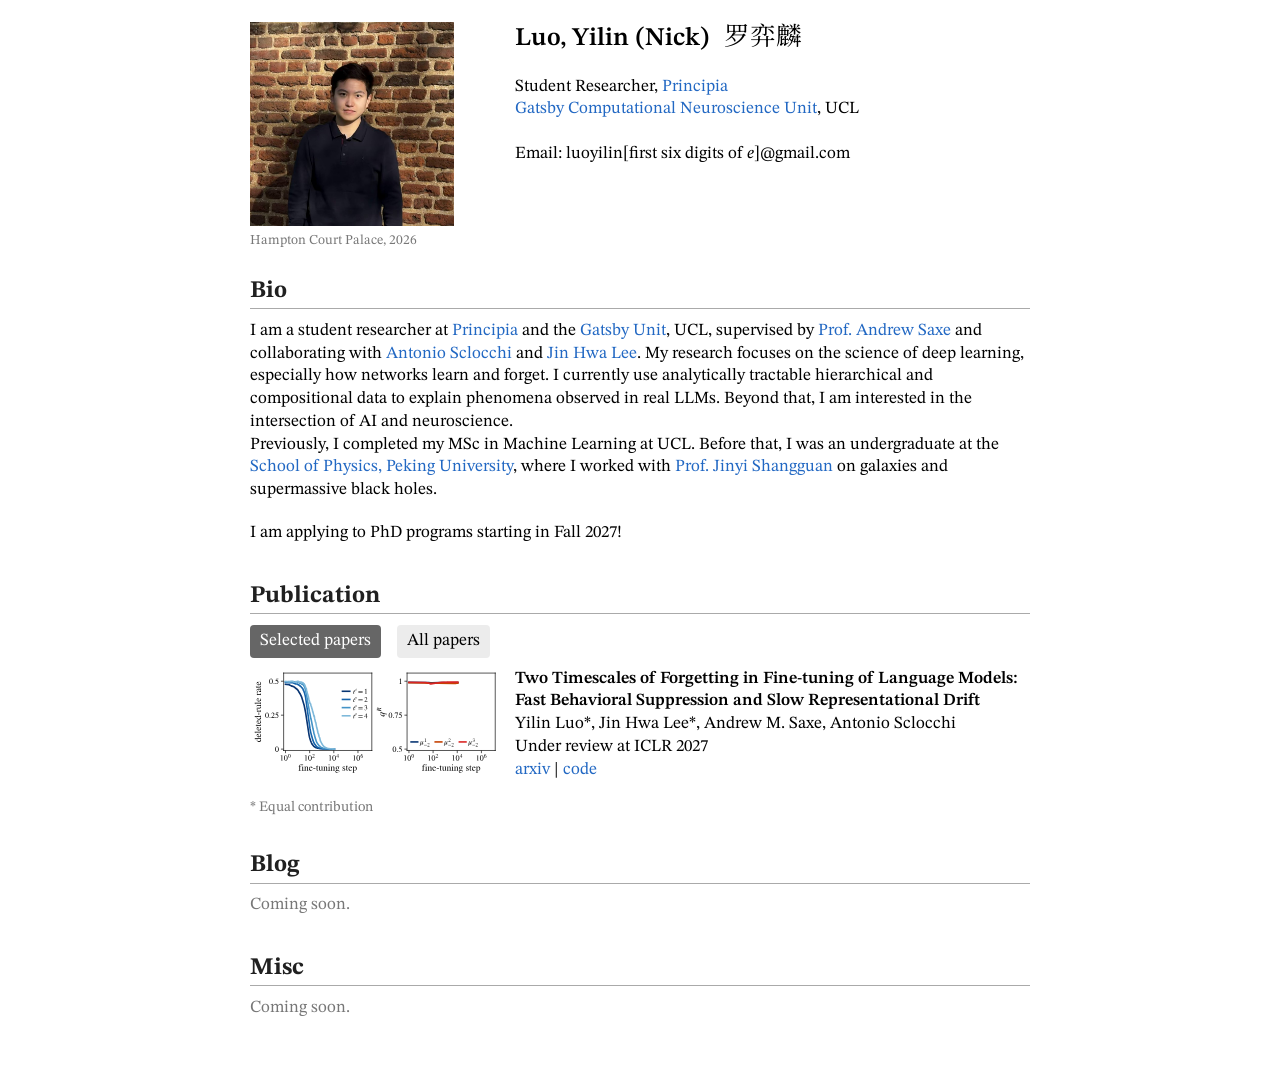
<file: index.html>
<!DOCTYPE html>
<html lang="en">
<head>
  <meta charset="utf-8">
  <meta name="viewport" content="width=device-width, initial-scale=1">
  <meta name="description" content="Yilin Luo is a student researcher at Principia and the Gatsby Unit, UCL, working on the science of deep learning.">
  <title>Yilin Luo</title>
  <!-- Site icon: favicon.ico for browser tabs, the 96 px PNG for search results, the 180 px PNG for iOS -->
  <link rel="icon" href="favicon.ico" sizes="48x48">
  <link rel="icon" type="image/png" sizes="96x96" href="img/favicon-96.png">
  <link rel="apple-touch-icon" href="img/apple-touch-icon.png">
  <link rel="canonical" href="https://yilin-luo.github.io/">

  <!-- Link preview card (Open Graph): what Slack, X, LinkedIn, iMessage etc. show when the link is shared.
       These URLs must be absolute. Keep the description in step with the meta description above. -->
  <meta property="og:type" content="website">
  <meta property="og:site_name" content="Yilin Luo">
  <meta property="og:title" content="Yilin Luo">
  <meta property="og:description" content="Student researcher at Principia and the Gatsby Unit, UCL, working on the science of deep learning.">
  <meta property="og:url" content="https://yilin-luo.github.io/">
  <meta property="og:image" content="https://yilin-luo.github.io/img/profile.jpg">
  <meta property="og:image:width" content="800">
  <meta property="og:image:height" content="800">
  <meta property="og:image:alt" content="Yilin Luo">
  <meta name="twitter:card" content="summary">

  <!-- Tells search engines the name of this site, so results can show it instead of "GitHub Pages" -->
  <script type="application/ld+json">
  {
    "@context": "https://schema.org",
    "@type": "WebSite",
    "name": "Yilin Luo",
    "url": "https://yilin-luo.github.io/"
  }
  </script>
  <link rel="stylesheet" href="https://fonts.googleapis.com/css2?family=STIX+Two+Text:ital,wght@0,400;0,600;0,700;1,400&amp;display=swap">
  <!-- Songti-style serif for the Chinese name, on every device. The text= part downloads only
       these three characters; if the name changes, update it here too (URL-encoded). -->
  <link rel="stylesheet" href="https://fonts.googleapis.com/css2?family=Noto+Serif+SC:wght@400&amp;text=%E7%BD%97%E5%BC%88%E9%BA%9F&amp;display=swap">
  <link rel="stylesheet" href="style.css">
</head>
<body>
<div class="page">

  <!-- ===== Header ===== -->
  <header class="intro">
    <div class="thumb">
      <img src="img/profile.jpg" alt="Yilin Luo" width="800" height="800">
      <p class="caption">Hampton Court Palace, 2026</p>
    </div>
    <div>
      <h1>Luo, Yilin (Nick) <span class="zh" lang="zh-Hans">罗弈麟</span></h1>
      <p>
        Student Researcher, <a href="https://principia-ai.org/">Principia</a><br>
        <a href="https://www.ucl.ac.uk/life-sciences/gatsby">Gatsby Computational Neuroscience Unit</a>, UCL
      </p>
      <!-- The address is deliberately not written out in full, to keep it away from spam scrapers -->
      <p class="contact">Email: luoyilin[first six digits of <i>e</i>]@gmail.com</p>
    </div>
  </header>

  <!-- ===== Bio ===== -->
  <h2>Bio</h2>
  <p>
    I am a student researcher at <a href="https://principia-ai.org/">Principia</a> and the
    <a href="https://www.ucl.ac.uk/life-sciences/gatsby">Gatsby Unit</a>, UCL, supervised by
    <a href="https://www.saxelab.org/">Prof. Andrew Saxe</a> and collaborating with
    <a href="https://antonioscl.github.io/">Antonio Sclocchi</a> and
    <a href="https://jinhl9.github.io/">Jin Hwa Lee</a>.
    My research focuses on the science of deep learning, especially how networks learn and forget.
    I currently use analytically tractable hierarchical and compositional data to explain
    phenomena observed in real LLMs. Beyond that, I am interested in the intersection of AI and neuroscience.
    <br>
    Previously, I completed my MSc in Machine Learning at UCL. Before that, I was an undergraduate at the
    <a href="https://english.phy.pku.edu.cn/">School of Physics, Peking University</a>, where I worked with
    <a href="https://kiaa.pku.edu.cn/info/1010/9774.htm">Prof. Jinyi Shangguan</a>
    on galaxies and supermassive black holes.
  </p>
  <!-- Remove this paragraph once the application season is over -->
  <p>I am applying to PhD programs starting in Fall 2027!</p>

  <!-- ===== Publication ===== -->
  <h2>Publication</h2>
  <div class="tabs">
    <button type="button" class="active" data-tab="selected">Selected papers</button>
    <button type="button" data-tab="all">All papers</button>
  </div>

  <div id="selected" class="tab-panel active">
    <div class="paper">
      <div class="thumb">
        <img src="img/two_timescales.svg" alt="Animated plots of deleted-rule rate and representation quality against fine-tuning step">
      </div>
      <p>
        <span class="title">Two Timescales of Forgetting in Fine-tuning of Language Models: Fast Behavioral Suppression and Slow Representational Drift</span><br>
        Yilin Luo*, Jin Hwa Lee*, Andrew M. Saxe, Antonio Sclocchi<br>
        Under review at ICLR 2027<br>
        <a href="https://arxiv.org/abs/2611.33302">arxiv</a> |
        <a href="https://github.com/yilin-luo/two-timescales-of-forgetting">code</a>
      </p>
    </div>
  </div>

  <div id="all" class="tab-panel">
    <ul class="paper-list">
      <li>
        <span class="title">Two Timescales of Forgetting in Fine-tuning of Language Models: Fast Behavioral Suppression and Slow Representational Drift</span><br>
        Yilin Luo*, Jin Hwa Lee*, Andrew M. Saxe, Antonio Sclocchi<br>
        Under review at ICLR 2027<br>
        <a href="https://arxiv.org/abs/2611.33302">arxiv</a> |
        <a href="https://github.com/yilin-luo/two-timescales-of-forgetting">code</a>
      </li>
      <li>
        <span class="title">Validating Sequential Monte Carlo for Gravitational-Wave Inference</span><br>
        Michael J. Williams, Minas Karamanis, Yilin Luo, Uro&scaron; Seljak<br>
        MNRAS 2025<br>
        <a href="https://doi.org/10.1093/mnras/staf1458">mnras</a> |
        <a href="https://arxiv.org/abs/2506.18977">arxiv</a>
      </li>
      <li>
        <span class="title">When Local Variance Optimality Is Not Enough: RoPE-Aligned Q/K Rotations for Dynamic 4-Bit Quantisation</span><br>
        Shuhan Wang, Yilin Luo, Nan Xu, Chi Wang Cheung<br>
        Under review at TMLR<br>
        <a href="https://arxiv.org/abs/2608.13365">arxiv</a>
      </li>
    </ul>
  </div>
  <p class="note">* Equal contribution</p>

  <!-- ===== Blog ===== -->
  <h2>Blog</h2>
  <p class="muted">Coming soon.</p>
  <!-- To add posts, replace the line above with:
  <div class="entries">
    <span>2026-11-09</span> <a href="blog/my-post.html">Post title</a>
    <span>2026-10-01</span> <a href="blog/older-post.html">Older post title</a>
  </div>
  -->

  <!-- ===== Misc ===== -->
  <h2>Misc</h2>
  <p class="muted">Coming soon.</p>
  <!-- The photography page is ready at photos.html; to link it again, replace the line above with:
  <p><a href="photos.html">Photography</a></p>
  -->

</div>

<script>
  // Switch between "Selected papers" and "All papers"
  document.querySelectorAll('.tabs button').forEach(function (button) {
    button.addEventListener('click', function () {
      document.querySelectorAll('.tabs button').forEach(function (b) {
        b.classList.toggle('active', b === button);
      });
      document.querySelectorAll('.tab-panel').forEach(function (panel) {
        panel.classList.toggle('active', panel.id === button.dataset.tab);
      });
    });
  });
</script>
</body>
</html>
</file>
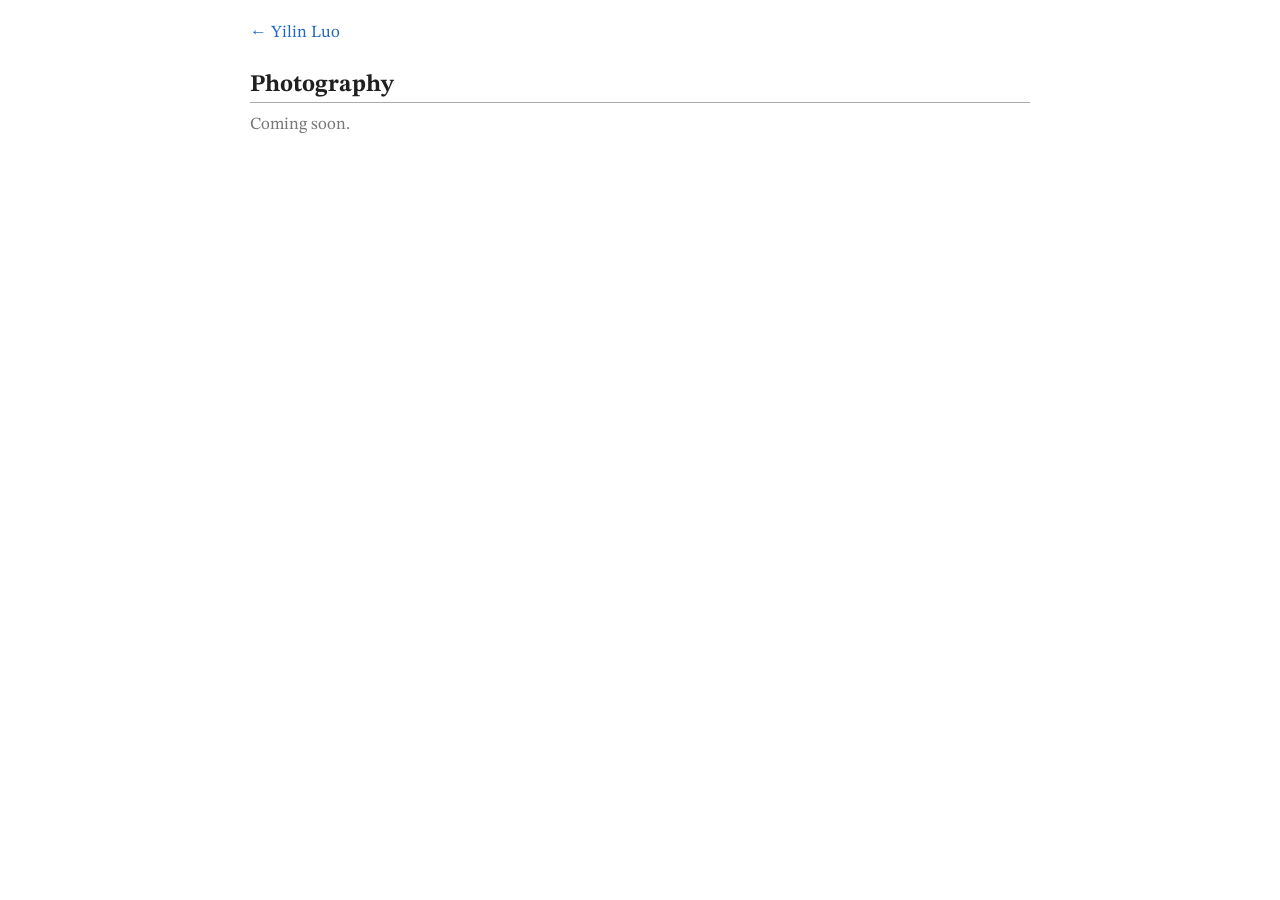
<file: photos.html>
<!DOCTYPE html>
<html lang="en">
<head>
  <meta charset="utf-8">
  <meta name="viewport" content="width=device-width, initial-scale=1">
  <meta name="robots" content="noindex, nofollow">
  <title>Photography | Yilin Luo</title>
  <link rel="stylesheet" href="https://fonts.googleapis.com/css2?family=STIX+Two+Text:ital,wght@0,400;0,600;0,700;1,400&amp;display=swap">
  <link rel="icon" href="favicon.ico" sizes="48x48">
  <link rel="icon" type="image/png" sizes="96x96" href="img/favicon-96.png">
  <link rel="apple-touch-icon" href="img/apple-touch-icon.png">
  <link rel="stylesheet" href="style.css">
</head>
<body>
<div class="page">

  <p class="back"><a href="index.html">&larr; Yilin Luo</a></p>
  <h2>Photography</h2>

  <p class="muted">Coming soon.</p>

  <!-- To add photos: put the image files in the photos/ folder, delete the
       "Coming soon." line above, and list them here. A caption is optional.
  <div class="gallery">
    <img src="photos/london-01.jpg" alt="">
    <figure>
      <img src="photos/beijing-02.jpg" alt="">
      <figcaption>Beijing, 2024</figcaption>
    </figure>
  </div>
  -->

</div>
</body>
</html>
</file>
<file: style.css>
/* Yilin Luo — personal homepage */

:root {
  --text: #000;
  --heading: #202020;
  --link: #2268c3;
  --rule: #aaa;
  --muted: #777;
  --tab-bg: #ececec;
  --tab-active-bg: #666;

  /* STIX Two Text: the same family the paper figures are lettered in.
     Loaded from Google Fonts; falls back to Times if that fails. */
  --font: "STIX Two Text", "Times New Roman", Times, "Songti SC", "Noto Serif CJK SC", "Source Han Serif SC", SimSun, serif;
  --font-size: 17px;
  --line: 1.34;
}

* { box-sizing: border-box; }

body {
  margin: 0;
  background: #fff;
  color: var(--text);
  font-family: var(--font);
  font-size: var(--font-size);
  line-height: var(--line);
  -webkit-text-size-adjust: 100%;
}

/* Text column is at most 780px wide (about 110 characters a line in STIX).
   The side margin grows with the window (16px on a phone, up to 64px) so the
   text never sits against the edge in a half-width window or a narrow pane. */
.page {
  box-sizing: content-box;
  max-width: 780px;
  margin: 0 auto;
  padding-block: 22px 48px;
  padding-left: max(clamp(16px, 5vw, 64px), env(safe-area-inset-left, 0px));
  padding-right: max(clamp(16px, 5vw, 64px), env(safe-area-inset-right, 0px));
}

a { color: var(--link); text-decoration: none; }
a:hover { text-decoration: underline; }

p { margin: 0 0 1.2em; }

img { max-width: 100%; height: auto; display: block; }

h2 {
  margin: 10px 0 0.45em;
  padding: 0.8em 0 0.2em;
  border-bottom: 1px solid var(--rule);
  color: var(--heading);
  font-size: 1.4em;
  line-height: 1;
}

.muted { color: var(--muted); }

/* Header: photo on the left, name and affiliation on the right */

.intro,
.paper {
  display: flex;
  align-items: flex-start;
}

.intro .thumb,
.paper .thumb {
  flex: 0 0 34%;   /* 265px of 780: keeps the paper figure at its natural 250px */
  padding-right: 16px;
}

.intro .thumb img { width: 82%; }

.intro h1 {
  margin: 0 0 0.8em;
  font-size: 1.5em;
  font-weight: 600;
  line-height: 1.3;
}

/* Chinese name: Songti-style serif (Noto Serif SC web font, then the system
   Songti), regular weight, set slightly apart from the Latin name */
.intro h1 .zh {
  margin-left: 0.3em;
  font-family: "Noto Serif SC", "Songti SC", STSong, "Source Han Serif SC", "Noto Serif CJK SC", SimSun, serif;
  font-weight: 400;
  line-height: 1;
  white-space: nowrap;
}

.intro p { margin: 0; }

/* Where and when the photo was taken: small and quiet, under the photo */
.intro .caption {
  margin-top: 6px;
  font-size: 0.8em;
  color: var(--muted);
}
.intro .contact { margin-top: 1.3em; }

/* Publications */

.tabs { margin: 10px 0; }

.tabs button {
  margin-right: 12px;
  padding: 5px 10px;
  border: 0;
  border-radius: 4px;
  background: var(--tab-bg);
  color: var(--text);
  font: inherit;
  cursor: pointer;
}

.tabs button.active {
  background: var(--tab-active-bg);
  color: #fff;
}

.tab-panel { display: none; }
.tab-panel.active { display: block; }

/* The thumbnail fills its column and its top lines up with the top of the text.
   For a narrower (e.g. 4:3) figure, add style="width:65%" to that <img>. */
.paper { margin-bottom: 1em; }
.paper .thumb img { width: 100%; }
.paper .title { font-weight: 600; }
.paper p { margin: 0; }

.paper-list { margin: 0; padding: 0; list-style: none; }
.paper-list li { margin-bottom: 1em; }
.paper-list .title { font-weight: 600; }

.note { margin-top: 0.9em; font-size: 0.85em; color: var(--muted); }

/* Date + link lists (Blog, Misc) */

.entries {
  display: grid;
  grid-template-columns: max-content 1fr;
  column-gap: 18px;
  row-gap: 2px;
  margin: 0 0 1.2em;
}

/* Photography page */

.back { margin: 0 0 4px; }

.gallery {
  columns: 3 240px;
  column-gap: 12px;
}

.gallery img,
.gallery figure {
  width: 100%;
  margin: 0 0 12px;
  break-inside: avoid;
}

.gallery figcaption {
  margin-top: 4px;
  font-size: 0.85em;
  color: var(--muted);
}

@media (max-width: 600px) {
  .intro,
  .paper { display: block; }

  .intro .thumb,
  .paper .thumb {
    padding: 0;
    margin-bottom: 14px;
  }

  .intro .thumb img { width: 150px; }
  /* On a phone the figure spans the text width, like the rules and paragraphs */
  .paper .thumb img { max-width: 400px; }
}
</file>
